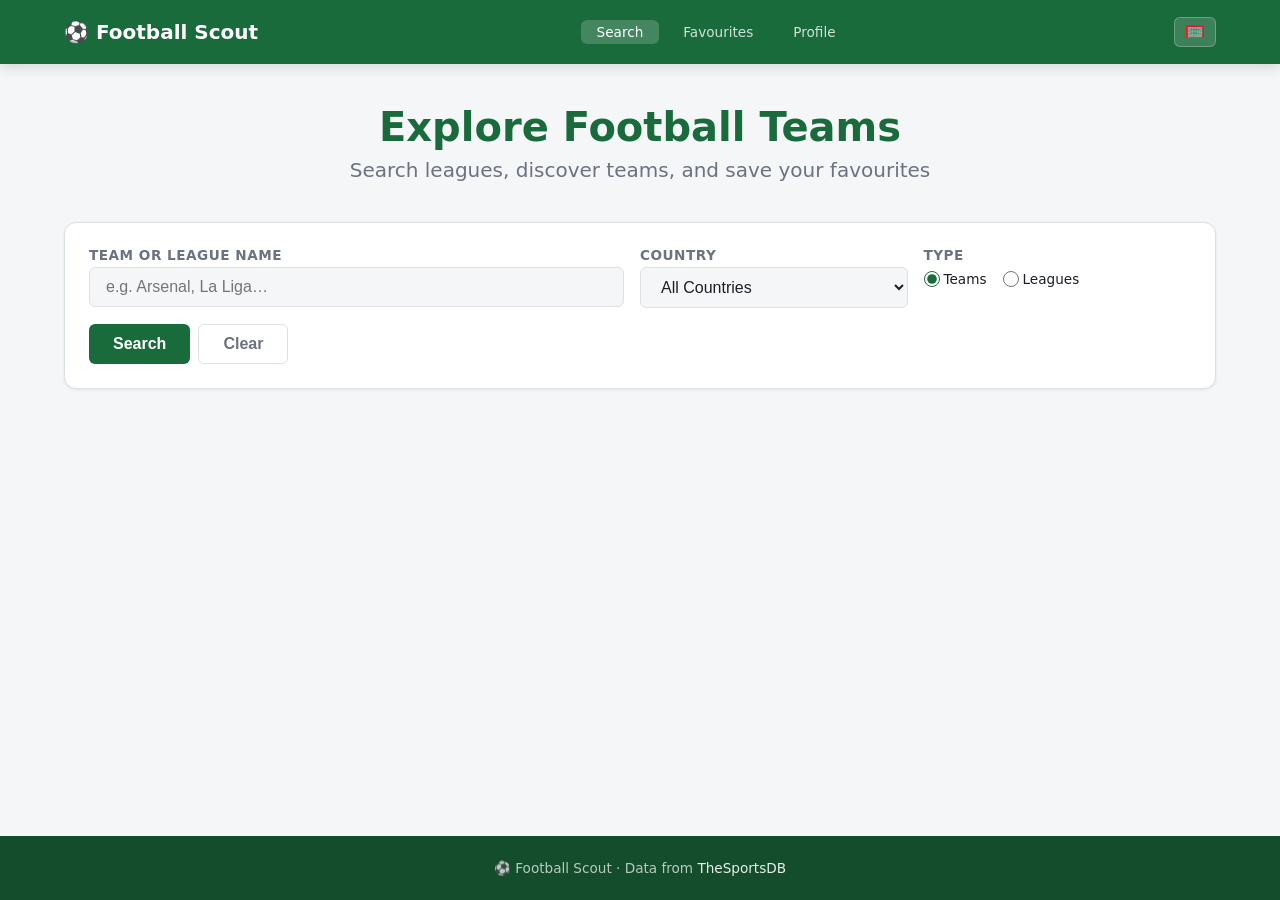
<file: index.html>
<!DOCTYPE html>
<html lang="en">
<head>
  <meta charset="UTF-8">
  <meta name="viewport" content="width=device-width, initial-scale=1.0">
  <title>Football Scout — Search</title>
  <link rel="stylesheet" href="css/style.css">
</head>
<body>
  <header class="header">
    <nav class="nav">
      <a href="index.html" class="nav__logo">⚽ Football Scout</a>
      <div class="nav__links">
        <a href="index.html" class="nav__link nav__link--active">Search</a>
        <a href="saved.html" class="nav__link">Favourites</a>
        <a href="login.html" class="nav__link">Profile</a>
      </div>
      <button class="theme-toggle" id="theme-toggle-btn" aria-label="Toggle dark mode" type="button">🌙</button>
      <button class="nav__hamburger" id="hamburger-btn" aria-label="Toggle menu" type="button">
        <span></span><span></span><span></span>
      </button>
    </nav>
  </header>

  <main class="main">
    <section class="hero">
      <h1 class="hero__title">Explore Football Teams</h1>
      <p class="hero__subtitle">Search leagues, discover teams, and save your favourites</p>
    </section>

    <section class="search-section">
      <form id="search-form" class="search-form" novalidate>
        <div class="search-form__row">
          <div class="search-form__field">
            <label for="search-input" class="search-form__label">Team or League Name</label>
            <input
              type="text"
              id="search-input"
              name="query"
              class="search-form__input"
              placeholder="e.g. Arsenal, La Liga…"
              minlength="2"
              required
            >
          </div>

          <div class="search-form__field">
            <label for="country-select" class="search-form__label">Country</label>
            <select id="country-select" name="country" class="search-form__select">
              <option value="">All Countries</option>
              <option value="England">England</option>
              <option value="Spain">Spain</option>
              <option value="Germany">Germany</option>
              <option value="Italy">Italy</option>
              <option value="France">France</option>
              <option value="Netherlands">Netherlands</option>
              <option value="Portugal">Portugal</option>
              <option value="USA">USA</option>
              <option value="Brazil">Brazil</option>
              <option value="Argentina">Argentina</option>
            </select>
          </div>

          <div class="search-form__field">
            <label for="sport-radio" class="search-form__label">Type</label>
            <div class="search-form__radios" id="sport-radio">
              <label class="radio-label">
                <input type="radio" name="search-type" value="teams" checked> Teams
              </label>
              <label class="radio-label">
                <input type="radio" name="search-type" value="leagues"> Leagues
              </label>
            </div>
          </div>
        </div>

        <div class="search-form__actions">
          <button type="submit" class="btn btn--primary">Search</button>
          <button type="reset" class="btn btn--ghost" id="clear-btn">Clear</button>
        </div>
        <p class="search-form__error" id="form-error" hidden>Please enter at least 2 characters.</p>
      </form>
    </section>

    <p id="loading-msg" class="status-msg status-msg--loading" hidden>
      <span class="spinner"></span> Loading results…
    </p>
    <p id="error-msg" class="status-msg status-msg--error" hidden></p>
    <p id="empty-msg" class="status-msg" hidden>No results found. Try a different search.</p>

    <section class="results-section" id="results-section" hidden>
      <h2 class="results-section__title" id="results-title"></h2>
      <div class="card-grid" id="results-grid"></div>
    </section>
  </main>

  <footer class="footer">
    <p class="footer__text">⚽ Football Scout · Data from <a href="https://www.thesportsdb.com/" target="_blank" rel="noopener">TheSportsDB</a></p>
  </footer>

  <script type="module" src="js/main.js"></script>
  <script>
    (function() {
      const saved = localStorage.getItem('theme');
      if (saved) document.documentElement.setAttribute('data-theme', saved);
      const btn = document.getElementById('theme-toggle-btn');
      function updateBtn() {
        const dark = document.documentElement.getAttribute('data-theme') === 'dark';
        btn.textContent = dark ? '⚽' : '🥅';
        btn.setAttribute('aria-label', dark ? 'Switch to light mode' : 'Switch to dark mode');
      }
      updateBtn();
      btn.addEventListener('click', function() {
        const isDark = document.documentElement.getAttribute('data-theme') === 'dark';
        const next = isDark ? 'light' : 'dark';
        document.documentElement.setAttribute('data-theme', next);
        localStorage.setItem('theme', next);
        updateBtn();
      });
    })();
  </script>
</body>
</html>
</file>
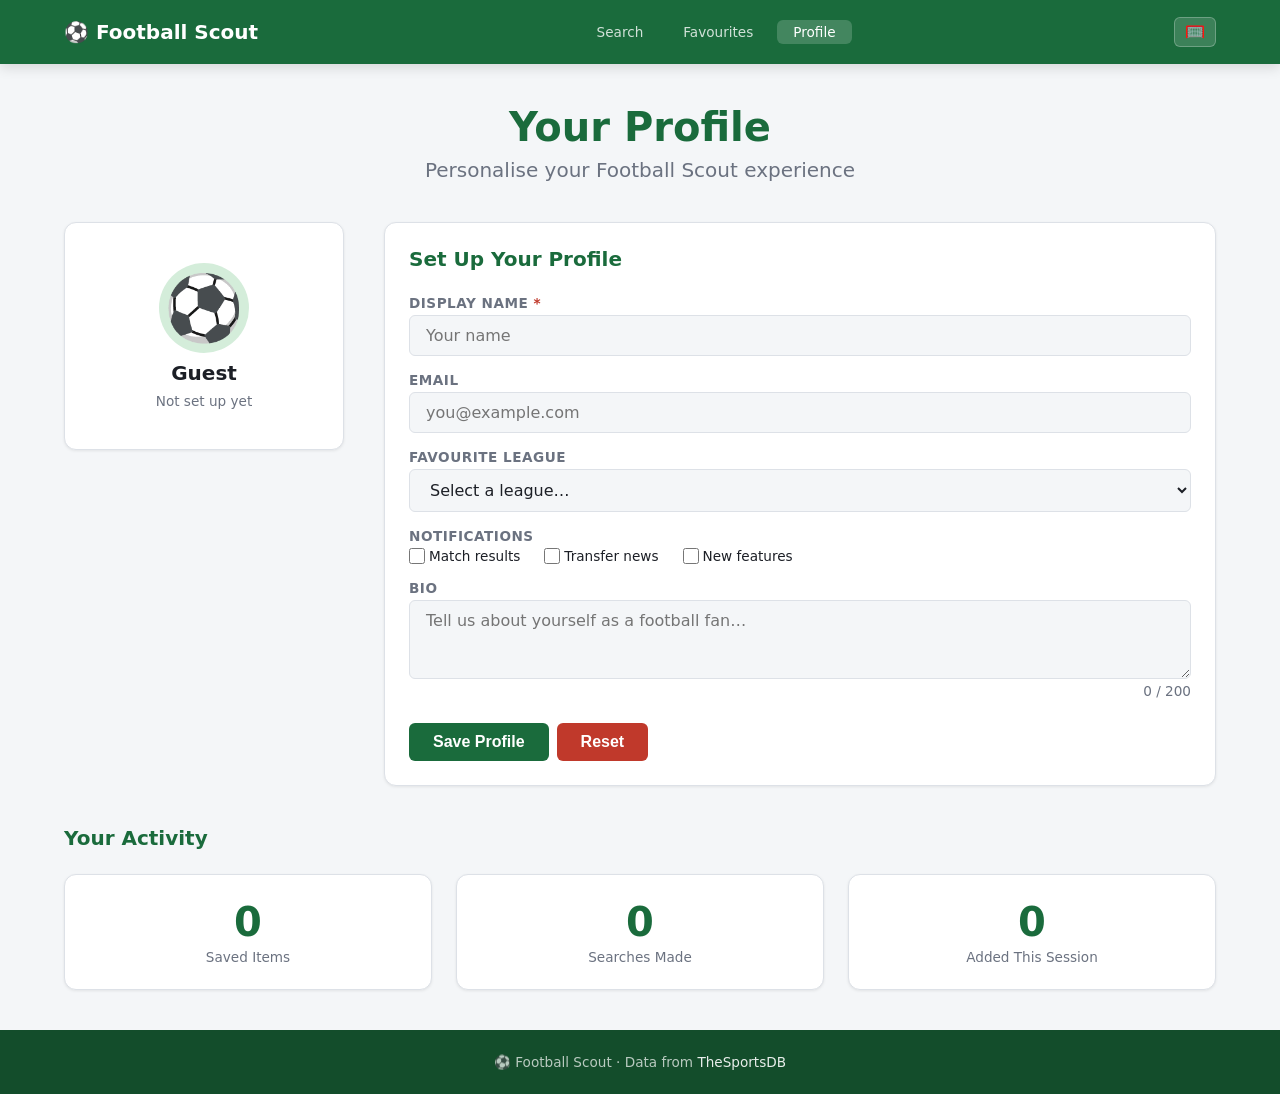
<file: login.html>
<!DOCTYPE html>
<html lang="en">
<head>
  <meta charset="UTF-8">
  <meta name="viewport" content="width=device-width, initial-scale=1.0">
  <title>Football Scout — Profile</title>
  <link rel="stylesheet" href="css/style.css">
</head>
<body>
  <header class="header">
    <nav class="nav">
      <a href="index.html" class="nav__logo">⚽ Football Scout</a>
      <div class="nav__links">
        <a href="index.html" class="nav__link">Search</a>
        <a href="saved.html" class="nav__link">Favourites</a>
        <a href="login.html" class="nav__link nav__link--active">Profile</a>
      </div>
      <button class="theme-toggle" id="theme-toggle-btn" aria-label="Toggle dark mode" type="button">🌙</button>
      <button class="nav__hamburger" id="hamburger-btn" aria-label="Toggle menu" type="button">
        <span></span><span></span><span></span>
      </button>
    </nav>
  </header>

  <main class="main">
    <section class="hero">
      <h1 class="hero__title">Your Profile</h1>
      <p class="hero__subtitle">Personalise your Football Scout experience</p>
    </section>

    <section class="profile-section">
      <div class="profile-card">
        <div class="profile-card__avatar" id="profile-avatar">⚽</div>
        <h2 class="profile-card__name" id="profile-name-display">Guest</h2>
        <p class="profile-card__meta" id="profile-meta">Not set up yet</p>
      </div>

      <form id="profile-form" class="profile-form" novalidate>
        <h3 class="profile-form__heading">Set Up Your Profile</h3>

        <div class="profile-form__field">
          <label for="display-name" class="profile-form__label">Display Name <span class="required">*</span></label>
          <input
            type="text"
            id="display-name"
            name="displayName"
            class="profile-form__input"
            placeholder="Your name"
            minlength="2"
            maxlength="30"
            required
          >
        </div>

        <div class="profile-form__field">
          <label for="email" class="profile-form__label">Email</label>
          <input
            type="email"
            id="email"
            name="email"
            class="profile-form__input"
            placeholder="you@example.com"
          >
        </div>

        <div class="profile-form__field">
          <label for="fav-league" class="profile-form__label">Favourite League</label>
          <select id="fav-league" name="favLeague" class="profile-form__select">
            <option value="">Select a league…</option>
            <option value="Premier League">Premier League 🏴󠁧󠁢󠁥󠁮󠁧󠁿</option>
            <option value="La Liga">La Liga 🇪🇸</option>
            <option value="Bundesliga">Bundesliga 🇩🇪</option>
            <option value="Serie A">Serie A 🇮🇹</option>
            <option value="Ligue 1">Ligue 1 🇫🇷</option>
            <option value="Champions League">Champions League 🏆</option>
          </select>
        </div>

        <div class="profile-form__field">
          <label class="profile-form__label">Notifications</label>
          <div class="profile-form__checkboxes">
            <label class="checkbox-label">
              <input type="checkbox" name="notif-results" id="notif-results"> Match results
            </label>
            <label class="checkbox-label">
              <input type="checkbox" name="notif-transfers" id="notif-transfers"> Transfer news
            </label>
            <label class="checkbox-label">
              <input type="checkbox" name="notif-new" id="notif-new"> New features
            </label>
          </div>
        </div>

        <div class="profile-form__field">
          <label for="bio" class="profile-form__label">Bio</label>
          <textarea
            id="bio"
            name="bio"
            class="profile-form__textarea"
            placeholder="Tell us about yourself as a football fan…"
            maxlength="200"
            rows="3"
          ></textarea>
          <span class="char-count" id="bio-count">0 / 200</span>
        </div>

        <div class="profile-form__actions">
          <button type="submit" class="btn btn--primary">Save Profile</button>
          <button type="button" class="btn btn--danger" id="reset-profile-btn">Reset</button>
        </div>

        <p class="profile-form__feedback" id="form-feedback" hidden></p>
      </form>
    </section>

    <section class="stats-section">
      <h3 class="stats-section__heading">Your Activity</h3>
      <div class="stats-grid" id="stats-grid">
        <div class="stat-card">
          <span class="stat-card__number" id="stat-saved">0</span>
          <span class="stat-card__label">Saved Items</span>
        </div>
        <div class="stat-card">
          <span class="stat-card__number" id="stat-searches">0</span>
          <span class="stat-card__label">Searches Made</span>
        </div>
        <div class="stat-card">
          <span class="stat-card__number" id="stat-session">0</span>
          <span class="stat-card__label">Added This Session</span>
        </div>
      </div>
    </section>
  </main>

  <footer class="footer">
    <p class="footer__text">⚽ Football Scout · Data from <a href="https://www.thesportsdb.com/" target="_blank" rel="noopener">TheSportsDB</a></p>
  </footer>

  <script type="module" src="js/login.js"></script>
  <script>
    (function() {
      const saved = localStorage.getItem('theme');
      if (saved) document.documentElement.setAttribute('data-theme', saved);
      const btn = document.getElementById('theme-toggle-btn');
      function updateBtn() {
        const dark = document.documentElement.getAttribute('data-theme') === 'dark';
        btn.textContent = dark ? '⚽' : '🥅';
        btn.setAttribute('aria-label', dark ? 'Switch to light mode' : 'Switch to dark mode');
      }
      updateBtn();
      btn.addEventListener('click', function() {
        const isDark = document.documentElement.getAttribute('data-theme') === 'dark';
        const next = isDark ? 'light' : 'dark';
        document.documentElement.setAttribute('data-theme', next);
        localStorage.setItem('theme', next);
        updateBtn();
      });
    })();
  </script>
</body>
</html>
</file>
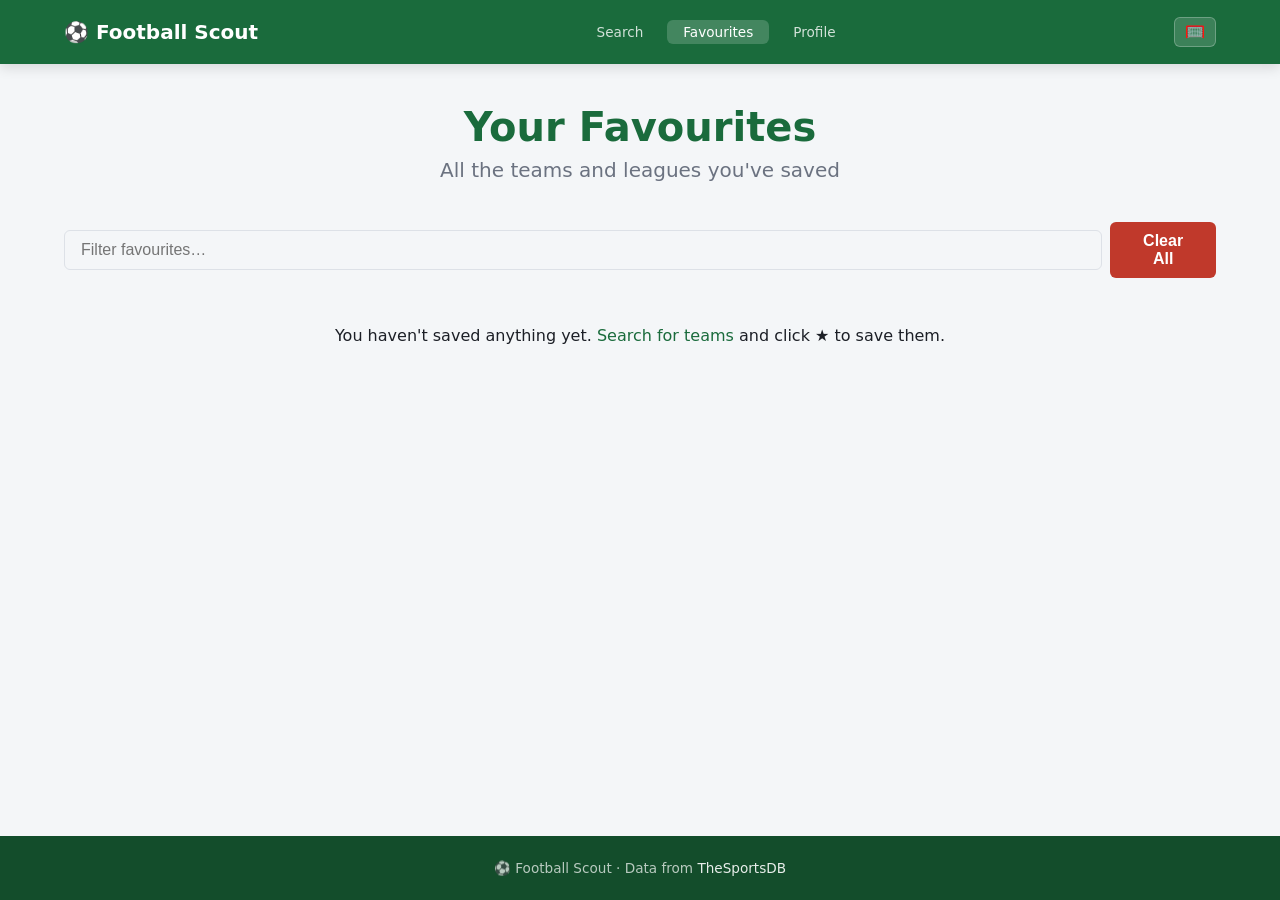
<file: saved.html>
<!DOCTYPE html>
<html lang="en">
<head>
  <meta charset="UTF-8">
  <meta name="viewport" content="width=device-width, initial-scale=1.0">
  <title>Football Scout — Favourites</title>
  <link rel="stylesheet" href="css/style.css">
</head>
<body>
  <header class="header">
    <nav class="nav">
      <a href="index.html" class="nav__logo">⚽ Football Scout</a>
      <div class="nav__links">
        <a href="index.html" class="nav__link">Search</a>
        <a href="saved.html" class="nav__link nav__link--active">Favourites</a>
        <a href="login.html" class="nav__link">Profile</a>
      </div>
      <button class="theme-toggle" id="theme-toggle-btn" aria-label="Toggle dark mode" type="button">🌙</button>
      <button class="nav__hamburger" id="hamburger-btn" aria-label="Toggle menu" type="button">
        <span></span><span></span><span></span>
      </button>
    </nav>
  </header>

  <main class="main">
    <section class="hero">
      <h1 class="hero__title">Your Favourites</h1>
      <p class="hero__subtitle">All the teams and leagues you've saved</p>
    </section>

    <section class="saved-controls">
      <div class="saved-controls__row">
        <input
          type="text"
          id="filter-input"
          class="search-form__input"
          placeholder="Filter favourites…"
          aria-label="Filter saved items"
        >
        <button class="btn btn--danger" id="clear-all-btn" type="button">Clear All</button>
      </div>
      <p class="saved-controls__count" id="saved-count"></p>
    </section>

    <p id="empty-saved-msg" class="status-msg" hidden>
      You haven't saved anything yet. <a href="index.html">Search for teams</a> and click ★ to save them.
    </p>

    <div class="card-grid" id="saved-grid"></div>
  </main>

  <footer class="footer">
    <p class="footer__text">⚽ Football Scout · Data from <a href="https://www.thesportsdb.com/" target="_blank" rel="noopener">TheSportsDB</a></p>
  </footer>

  <script type="module" src="js/saved.js"></script>
  <script>
    (function() {
      const saved = localStorage.getItem('theme');
      if (saved) document.documentElement.setAttribute('data-theme', saved);
      const btn = document.getElementById('theme-toggle-btn');
      function updateBtn() {
        const dark = document.documentElement.getAttribute('data-theme') === 'dark';
        btn.textContent = dark ? '⚽' : '🥅';
        btn.setAttribute('aria-label', dark ? 'Switch to light mode' : 'Switch to dark mode');
      }
      updateBtn();
      btn.addEventListener('click', function() {
        const isDark = document.documentElement.getAttribute('data-theme') === 'dark';
        const next = isDark ? 'light' : 'dark';
        document.documentElement.setAttribute('data-theme', next);
        localStorage.setItem('theme', next);
        updateBtn();
      });
    })();
  </script>
</body>
</html>
</file>
<file: css/style.css>
/* =========================================================
   Football Scout — style.css
   Convention: BEM (Block__Element--Modifier)
   ========================================================= */

/* ----- 1. CSS Custom Properties ----- */
:root {
  --color-primary:     #1a6b3c;
  --color-primary-dk:  #134d2b;
  --color-primary-lt:  #d4edda;
  --color-accent:      #f5a623;
  --color-accent-dk:   #d4891a;
  --color-danger:      #c0392b;
  --color-danger-lt:   #fdecea;
  --color-bg:          #f4f6f8;
  --color-surface:     #ffffff;
  --color-border:      #dde1e7;
  --color-text:        #1c1f26;
  --color-text-muted:  #6b7280;

  --font-base:   'Segoe UI', system-ui, sans-serif;
  --font-size-sm:   0.85rem;
  --font-size-base: 1rem;
  --font-size-lg:   1.25rem;
  --font-size-xl:   1.75rem;
  --font-size-2xl:  2.5rem;

  --radius-sm:  6px;
  --radius-md:  12px;
  --radius-lg:  20px;

  --shadow-sm:  0 1px 3px rgba(0,0,0,.08);
  --shadow-md:  0 4px 12px rgba(0,0,0,.12);
  --shadow-lg:  0 8px 24px rgba(0,0,0,.16);

  --spacing-xs:  4px;
  --spacing-sm:  8px;
  --spacing-md:  16px;
  --spacing-lg:  24px;
  --spacing-xl:  40px;

  --nav-height: 64px;
  --transition: 0.2s ease;

  --bg-overlay: rgba(244,246,248,.87);
}

/* ----- 1b. Dark Theme ----- */
[data-theme="dark"] {
  --color-primary:     #2ecc71;
  --color-primary-dk:  #27ae60;
  --color-primary-lt:  #1a3d2b;
  --color-accent:      #f5a623;
  --color-accent-dk:   #d4891a;
  --color-danger:      #e74c3c;
  --color-danger-lt:   #2d1a18;
  --color-bg:          #0f1117;
  --color-surface:     #1a1d27;
  --color-border:      #2e3244;
  --color-text:        #e8eaf0;
  --color-text-muted:  #8b92a8;

  --bg-overlay: rgba(10,12,18,.88);
}

/* Also respect OS preference when no manual toggle is set */
@media (prefers-color-scheme: dark) {
  :root:not([data-theme="light"]) {
    --color-primary:     #2ecc71;
    --color-primary-dk:  #27ae60;
    --color-primary-lt:  #1a3d2b;
    --color-accent:      #f5a623;
    --color-accent-dk:   #d4891a;
    --color-danger:      #e74c3c;
    --color-danger-lt:   #2d1a18;
    --color-bg:          #0f1117;
    --color-surface:     #1a1d27;
    --color-border:      #2e3244;
    --color-text:        #e8eaf0;
    --color-text-muted:  #8b92a8;

    --bg-overlay: rgba(10,12,18,.88);
  }
}

/* ----- 1c. Dark Mode Toggle Button ----- */
.theme-toggle {
  background: rgba(255,255,255,.15);
  border: 1px solid rgba(255,255,255,.25);
  color: #fff;
  border-radius: var(--radius-sm);
  padding: 6px 10px;
  font-size: 1rem;
  cursor: pointer;
  transition: background var(--transition);
  line-height: 1;
  flex-shrink: 0;
}

.theme-toggle:hover {
  background: rgba(255,255,255,.28);
}

/* ----- 2. Reset & Base ----- */
*, *::before, *::after { box-sizing: border-box; margin: 0; padding: 0; }

html { scroll-behavior: smooth; }

body {
  font-family: var(--font-base);
  font-size: var(--font-size-base);
  color: var(--color-text);
  background-color: var(--color-bg);
  background-image:
    linear-gradient(var(--bg-overlay), var(--bg-overlay)),
    url('https://images.unsplash.com/photo-1489944440615-453fc2b6a9a9?w=1600&auto=format&fit=crop');
  background-size: cover;
  background-position: center top;
  background-attachment: fixed;
  min-height: 100vh;
  display: flex;
  flex-direction: column;
}

a { color: var(--color-primary); text-decoration: none; }
a:hover { text-decoration: underline; }

img { max-width: 100%; display: block; }

/* Prevent any display: rule from overriding the hidden attribute */
[hidden] { display: none !important; }

/* ----- 3. Header / Nav ----- */
.header {
  background: var(--color-primary);
  position: sticky;
  top: 0;
  z-index: 100;
  box-shadow: var(--shadow-md);
}

.nav {
  max-width: 1200px;
  margin: 0 auto;
  padding: 0 var(--spacing-lg);
  height: var(--nav-height);
  display: flex;
  align-items: center;
  justify-content: space-between;
  gap: var(--spacing-md);
}

.nav__logo {
  font-size: var(--font-size-lg);
  font-weight: 700;
  color: #fff;
  white-space: nowrap;
  text-decoration: none;
}

.nav__links {
  display: flex;
  gap: var(--spacing-sm);
  align-items: center;
}

.nav__link {
  color: rgba(255,255,255,.8);
  padding: var(--spacing-xs) var(--spacing-md);
  border-radius: var(--radius-sm);
  font-size: var(--font-size-sm);
  font-weight: 500;
  transition: background var(--transition), color var(--transition);
  text-decoration: none;
}

.nav__link:hover,
.nav__link--active {
  background: rgba(255,255,255,.18);
  color: #fff;
  text-decoration: none;
}

.nav__hamburger {
  display: none;
  flex-direction: column;
  gap: 5px;
  background: none;
  border: none;
  cursor: pointer;
  padding: var(--spacing-xs);
}

.nav__hamburger span {
  display: block;
  width: 24px;
  height: 2px;
  background: #fff;
  border-radius: 2px;
  transition: transform var(--transition);
}

/* ----- 4. Main layout ----- */
.main {
  flex: 1;
  max-width: 1200px;
  width: 100%;
  margin: 0 auto;
  padding: var(--spacing-xl) var(--spacing-lg);
}

/* ----- 5. Hero ----- */
.hero {
  text-align: center;
  margin-bottom: var(--spacing-xl);
}

.hero__title {
  font-size: var(--font-size-2xl);
  font-weight: 800;
  color: var(--color-primary);
  margin-bottom: var(--spacing-sm);
}

.hero__subtitle {
  color: var(--color-text-muted);
  font-size: var(--font-size-lg);
}

/* ----- 6. Search Form ----- */
.search-section {
  margin-bottom: var(--spacing-xl);
}

.search-form {
  background: var(--color-surface);
  border-radius: var(--radius-md);
  padding: var(--spacing-lg);
  box-shadow: var(--shadow-sm);
  border: 1px solid var(--color-border);
}

.search-form__row {
  display: grid;
  grid-template-columns: 2fr 1fr 1fr;
  gap: var(--spacing-md);
  margin-bottom: var(--spacing-md);
}

.search-form__field {
  display: flex;
  flex-direction: column;
  gap: var(--spacing-xs);
}

.search-form__label {
  font-size: var(--font-size-sm);
  font-weight: 600;
  color: var(--color-text-muted);
  text-transform: uppercase;
  letter-spacing: .5px;
}

.search-form__input,
.search-form__select {
  padding: 10px var(--spacing-md);
  border: 1px solid var(--color-border);
  border-radius: var(--radius-sm);
  font-size: var(--font-size-base);
  color: var(--color-text);
  background: var(--color-bg);
  transition: border-color var(--transition), box-shadow var(--transition);
  width: 100%;
}

.search-form__input:focus,
.search-form__select:focus {
  outline: none;
  border-color: var(--color-primary);
  box-shadow: 0 0 0 3px rgba(26,107,60,.15);
}

.search-form__radios {
  display: flex;
  gap: var(--spacing-md);
  align-items: center;
  padding-top: 4px;
}

.radio-label,
.checkbox-label {
  display: flex;
  align-items: center;
  gap: var(--spacing-xs);
  cursor: pointer;
  font-size: var(--font-size-sm);
}

.radio-label input,
.checkbox-label input {
  accent-color: var(--color-primary);
  width: 16px;
  height: 16px;
  cursor: pointer;
}

.search-form__actions {
  display: flex;
  gap: var(--spacing-sm);
  flex-wrap: wrap;
}

.search-form__error {
  color: var(--color-danger);
  font-size: var(--font-size-sm);
  margin-top: var(--spacing-sm);
}

/* ----- 7. Buttons ----- */
.btn {
  display: inline-flex;
  align-items: center;
  gap: var(--spacing-xs);
  padding: 10px var(--spacing-lg);
  border-radius: var(--radius-sm);
  font-size: var(--font-size-base);
  font-weight: 600;
  cursor: pointer;
  border: none;
  transition: background var(--transition), transform var(--transition), box-shadow var(--transition);
  text-decoration: none;
}

.btn:active { transform: scale(.97); }

.btn--primary {
  background: var(--color-primary);
  color: #fff;
}

.btn--primary:hover { background: var(--color-primary-dk); box-shadow: var(--shadow-sm); }

.btn--ghost {
  background: transparent;
  color: var(--color-text-muted);
  border: 1px solid var(--color-border);
}

.btn--ghost:hover { background: var(--color-bg); }

.btn--danger {
  background: var(--color-danger);
  color: #fff;
}

.btn--danger:hover { background: #a93226; }

.btn--icon {
  background: none;
  border: none;
  padding: var(--spacing-xs);
  font-size: 1.2rem;
  cursor: pointer;
  line-height: 1;
  border-radius: var(--radius-sm);
  transition: transform var(--transition);
}

.btn--icon:hover { transform: scale(1.2); }

/* ----- 8. Status messages ----- */
.status-msg {
  text-align: center;
  padding: var(--spacing-lg);
  border-radius: var(--radius-md);
  font-size: var(--font-size-base);
  margin-bottom: var(--spacing-lg);
}

.status-msg--loading {
  color: var(--color-text-muted);
  display: flex;
  align-items: center;
  justify-content: center;
  gap: var(--spacing-sm);
}

.status-msg--error {
  background: var(--color-danger-lt);
  color: var(--color-danger);
  border: 1px solid #f5c6cb;
}

/* Spinner */
.spinner {
  display: inline-block;
  width: 20px;
  height: 20px;
  border: 3px solid var(--color-border);
  border-top-color: var(--color-primary);
  border-radius: 50%;
  animation: spin .7s linear infinite;
}

@keyframes spin { to { transform: rotate(360deg); } }

/* ----- 9. Results section ----- */
.results-section {
  animation: fadeIn .3s ease;
}

@keyframes fadeIn { from { opacity: 0; transform: translateY(8px); } to { opacity: 1; transform: none; } }

.results-section__title {
  font-size: var(--font-size-lg);
  color: var(--color-text-muted);
  margin-bottom: var(--spacing-lg);
  font-weight: 500;
}

/* ----- 10. Card Grid ----- */
.card-grid {
  display: grid;
  grid-template-columns: repeat(auto-fill, minmax(220px, 1fr));
  gap: var(--spacing-lg);
}

/* ----- 11. Team/League Card ----- */
.card {
  background: var(--color-surface);
  border-radius: var(--radius-md);
  box-shadow: var(--shadow-sm);
  border: 1px solid var(--color-border);
  overflow: hidden;
  transition: box-shadow var(--transition), transform var(--transition);
  display: flex;
  flex-direction: column;
}

.card:hover {
  box-shadow: var(--shadow-md);
  transform: translateY(-3px);
}

.card__badge {
  background: var(--color-primary-lt);
  color: var(--color-primary);
  font-size: var(--font-size-sm);
  font-weight: 700;
  padding: 2px 10px;
  text-transform: uppercase;
  letter-spacing: .5px;
}

.card__img-wrap {
  padding: var(--spacing-lg);
  display: flex;
  justify-content: center;
  align-items: center;
  background: var(--color-bg);
  min-height: 120px;
}

.card__img {
  max-height: 100px;
  max-width: 140px;
  object-fit: contain;
}

.card__img-placeholder {
  font-size: 3rem;
  line-height: 1;
}

.card__body {
  padding: var(--spacing-md);
  flex: 1;
  display: flex;
  flex-direction: column;
  gap: var(--spacing-xs);
}

.card__name {
  font-size: var(--font-size-base);
  font-weight: 700;
  color: var(--color-text);
  line-height: 1.3;
}

.card__meta {
  font-size: var(--font-size-sm);
  color: var(--color-text-muted);
}

.card__footer {
  padding: var(--spacing-sm) var(--spacing-md);
  border-top: 1px solid var(--color-border);
  display: flex;
  justify-content: space-between;
  align-items: center;
}

.card__save-btn {
  background: none;
  border: none;
  font-size: 1.4rem;
  cursor: pointer;
  line-height: 1;
  transition: transform var(--transition);
  padding: var(--spacing-xs);
}

.card__save-btn:hover { transform: scale(1.25); }

.card__save-btn--saved { color: var(--color-accent); }

.card__link {
  font-size: var(--font-size-sm);
  color: var(--color-primary);
  font-weight: 600;
}

/* ----- 12. Saved Page ----- */
.saved-controls {
  margin-bottom: var(--spacing-lg);
}

.saved-controls__row {
  display: flex;
  gap: var(--spacing-sm);
  align-items: center;
  margin-bottom: var(--spacing-sm);
}

.saved-controls__count {
  color: var(--color-text-muted);
  font-size: var(--font-size-sm);
}

/* ----- 13. Profile Page ----- */
.profile-section {
  display: grid;
  grid-template-columns: 280px 1fr;
  gap: var(--spacing-xl);
  margin-bottom: var(--spacing-xl);
}

.profile-card {
  background: var(--color-surface);
  border-radius: var(--radius-md);
  padding: var(--spacing-xl) var(--spacing-lg);
  box-shadow: var(--shadow-sm);
  border: 1px solid var(--color-border);
  text-align: center;
  display: flex;
  flex-direction: column;
  align-items: center;
  gap: var(--spacing-sm);
  height: fit-content;
}

.profile-card__avatar {
  font-size: 4rem;
  line-height: 1;
  background: var(--color-primary-lt);
  border-radius: 50%;
  width: 90px;
  height: 90px;
  display: flex;
  align-items: center;
  justify-content: center;
}

.profile-card__name {
  font-size: var(--font-size-lg);
  font-weight: 700;
}

.profile-card__meta {
  color: var(--color-text-muted);
  font-size: var(--font-size-sm);
}

.profile-form {
  background: var(--color-surface);
  border-radius: var(--radius-md);
  padding: var(--spacing-lg);
  box-shadow: var(--shadow-sm);
  border: 1px solid var(--color-border);
}

.profile-form__heading {
  font-size: var(--font-size-lg);
  font-weight: 700;
  margin-bottom: var(--spacing-lg);
  color: var(--color-primary);
}

.profile-form__field {
  margin-bottom: var(--spacing-md);
  display: flex;
  flex-direction: column;
  gap: var(--spacing-xs);
}

.profile-form__label {
  font-size: var(--font-size-sm);
  font-weight: 600;
  color: var(--color-text-muted);
  text-transform: uppercase;
  letter-spacing: .5px;
}

.required { color: var(--color-danger); }

.profile-form__input,
.profile-form__select,
.profile-form__textarea {
  padding: 10px var(--spacing-md);
  border: 1px solid var(--color-border);
  border-radius: var(--radius-sm);
  font-size: var(--font-size-base);
  font-family: var(--font-base);
  color: var(--color-text);
  background: var(--color-bg);
  transition: border-color var(--transition), box-shadow var(--transition);
  width: 100%;
}

.profile-form__input:focus,
.profile-form__select:focus,
.profile-form__textarea:focus {
  outline: none;
  border-color: var(--color-primary);
  box-shadow: 0 0 0 3px rgba(26,107,60,.15);
}

.profile-form__textarea { resize: vertical; }

.profile-form__checkboxes {
  display: flex;
  gap: var(--spacing-lg);
  flex-wrap: wrap;
}

.char-count {
  font-size: var(--font-size-sm);
  color: var(--color-text-muted);
  text-align: right;
}

.profile-form__actions {
  display: flex;
  gap: var(--spacing-sm);
  margin-top: var(--spacing-lg);
}

.profile-form__feedback {
  margin-top: var(--spacing-md);
  padding: var(--spacing-sm) var(--spacing-md);
  border-radius: var(--radius-sm);
  font-size: var(--font-size-sm);
  font-weight: 500;
}

.profile-form__feedback--success {
  background: var(--color-primary-lt);
  color: var(--color-primary);
  border: 1px solid #b2dfdb;
}

.profile-form__feedback--error {
  background: var(--color-danger-lt);
  color: var(--color-danger);
}

/* ----- 14. Stats Section ----- */
.stats-section__heading {
  font-size: var(--font-size-lg);
  font-weight: 700;
  margin-bottom: var(--spacing-lg);
  color: var(--color-primary);
}

.stats-grid {
  display: grid;
  grid-template-columns: repeat(3, 1fr);
  gap: var(--spacing-lg);
}

.stat-card {
  background: var(--color-surface);
  border-radius: var(--radius-md);
  padding: var(--spacing-lg);
  box-shadow: var(--shadow-sm);
  border: 1px solid var(--color-border);
  text-align: center;
  display: flex;
  flex-direction: column;
  gap: var(--spacing-xs);
}

.stat-card__number {
  font-size: var(--font-size-2xl);
  font-weight: 800;
  color: var(--color-primary);
}

.stat-card__label {
  font-size: var(--font-size-sm);
  color: var(--color-text-muted);
  font-weight: 500;
}

/* ----- 15. Footer ----- */
.footer {
  background: var(--color-primary-dk);
  color: rgba(255,255,255,.7);
  text-align: center;
  padding: var(--spacing-lg);
  margin-top: auto;
}

.footer__text { font-size: var(--font-size-sm); }
.footer a { color: rgba(255,255,255,.9); }

/* ----- 16. Responsive: Tablet (≤1024px) ----- */
@media (max-width: 1024px) {
  .search-form__row {
    grid-template-columns: 1fr 1fr;
  }

  .profile-section {
    grid-template-columns: 1fr;
  }

  .stats-grid {
    grid-template-columns: repeat(3, 1fr);
  }
}

/* ----- 17. Responsive: Mobile (≤600px) ----- */
@media (max-width: 600px) {
  .main { padding: var(--spacing-lg) var(--spacing-md); }

  .hero__title { font-size: var(--font-size-xl); }
  .hero__subtitle { font-size: var(--font-size-base); }

  .nav__links { display: none; }
  .nav__links--open {
    display: flex;
    flex-direction: column;
    position: absolute;
    top: var(--nav-height);
    left: 0;
    right: 0;
    background: var(--color-primary-dk);
    padding: var(--spacing-md);
    gap: var(--spacing-xs);
    z-index: 99;
    box-shadow: var(--shadow-md);
  }

  .nav__hamburger { display: flex; }

  .search-form__row { grid-template-columns: 1fr; }

  .search-form__actions { flex-direction: column; }
  .search-form__actions .btn { width: 100%; justify-content: center; }

  .card-grid { grid-template-columns: 1fr 1fr; gap: var(--spacing-md); }

  .saved-controls__row { flex-direction: column; align-items: stretch; }

  .profile-section { grid-template-columns: 1fr; }

  .stats-grid { grid-template-columns: 1fr; }

  .profile-form__checkboxes { flex-direction: column; gap: var(--spacing-sm); }
}

@media (max-width: 380px) {
  .card-grid { grid-template-columns: 1fr; }
}
</file>
